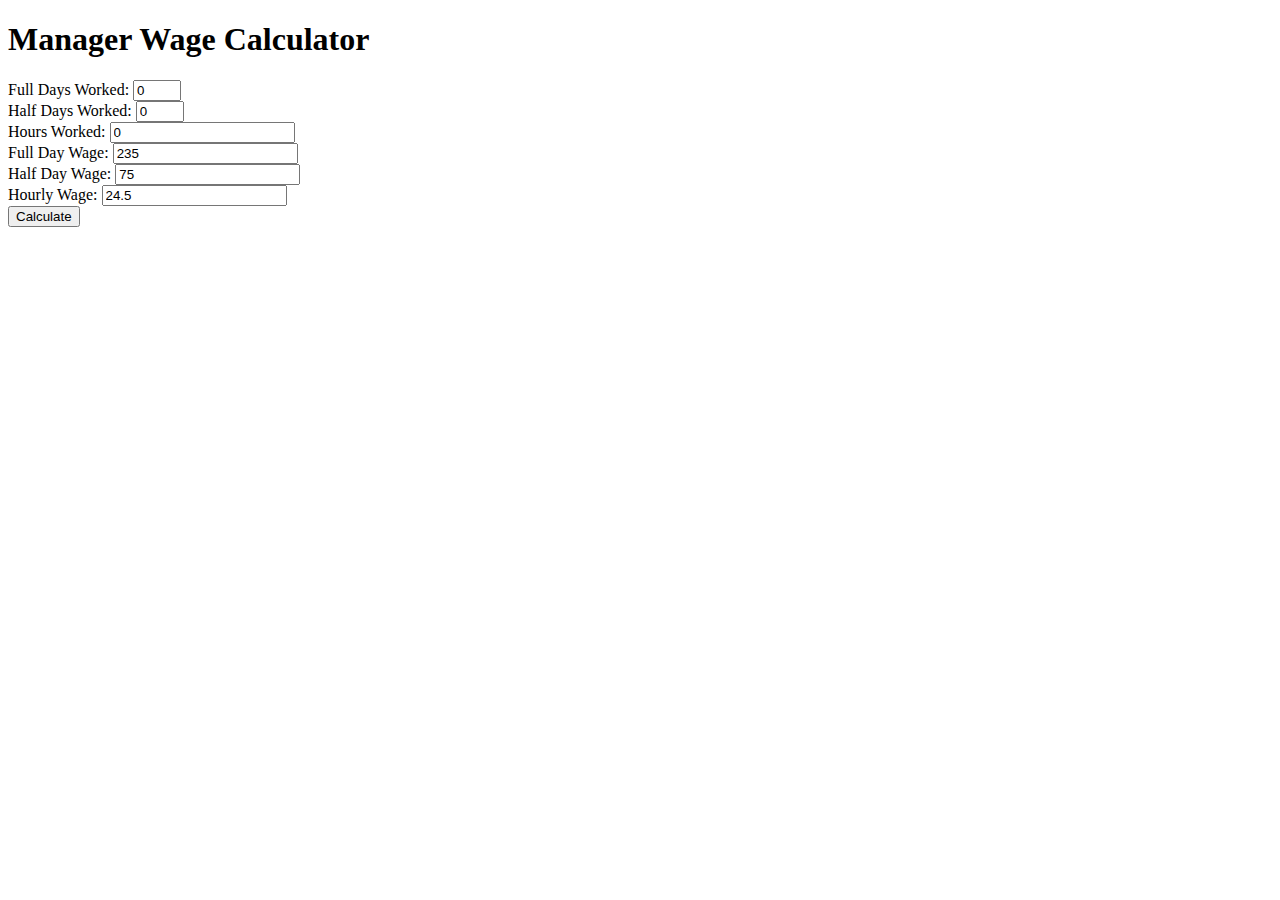
<file: index.html>
<!DOCTYPE html>
<html lang="en">
<head>
    <meta charset="UTF-8">
    <meta name="viewport" content="width=device-width, initial-scale=1.0">
    <title>Manager Wage Calculator</title>
</head>
<body>
    <h1>Manager Wage Calculator</h1>
    <form id="calculator-form">
        <label for="full_days">Full Days Worked:</label>
        <input type="number" id="full_days" name="full_days" min="0" max="7" value="0"><br>

        <label for="half_days">Half Days Worked:</label>
        <input type="number" id="half_days" name="half_days" min="0" max="7" value="0"><br>

        <label for="hours_worked">Hours Worked:</label>
        <input type="number" id="hours_worked" name="hours_worked" min="0" max="15" step="any" value="0"><br>

        <label for="full_wage">Full Day Wage:</label>
        <input type="number" id="full_wage" name="full_wage" value="235"><br>

        <label for="half_wage">Half Day Wage:</label>
        <input type="number" id="half_wage" name="half_wage" value="75"><br>

        <label for="hour_wage">Hourly Wage:</label>
        <input type="number" id="hour_wage" name="hour_wage" value="24.5"><br>

        <input type="button" id="calculate-button" value="Calculate">
    </form>

    <div id="results"></div>

    <script>
        document.getElementById('calculate-button').addEventListener('click', function() {
            // Get form values
            var fullDays = parseInt(document.getElementById('full_days').value);
            var halfDays = parseInt(document.getElementById('half_days').value);
            var hoursWorked = parseFloat(document.getElementById('hours_worked').value);
            var fullWage = parseFloat(document.getElementById('full_wage').value);
            var halfWage = parseFloat(document.getElementById('half_wage').value);
            var hourWage = parseFloat(document.getElementById('hour_wage').value);

            // Perform calculations
            var fullDayWage = fullDays * fullWage;
            var halfDayWage = halfDays * halfWage;
            var totalWage = fullDayWage + halfDayWage;
            var netPayment = totalWage - ((10 - hoursWorked) * hourWage);

            // Display results
            var resultsDiv = document.getElementById('results');
            resultsDiv.innerHTML = "<h2>Results</h2>" +
                                   "<p>Full Day Wage: $" + fullDayWage.toFixed(2) + "</p>" +
                                   "<p>Half Day Wage: $" + halfDayWage.toFixed(2) + "</p>" +
                                   "<p>Total Wage: $" + totalWage.toFixed(2) + "</p>" +
                                   "<p>Net Payment: $" + netPayment.toFixed(2) + "</p>";
        });
    </script>
</body>
</html>
</file>
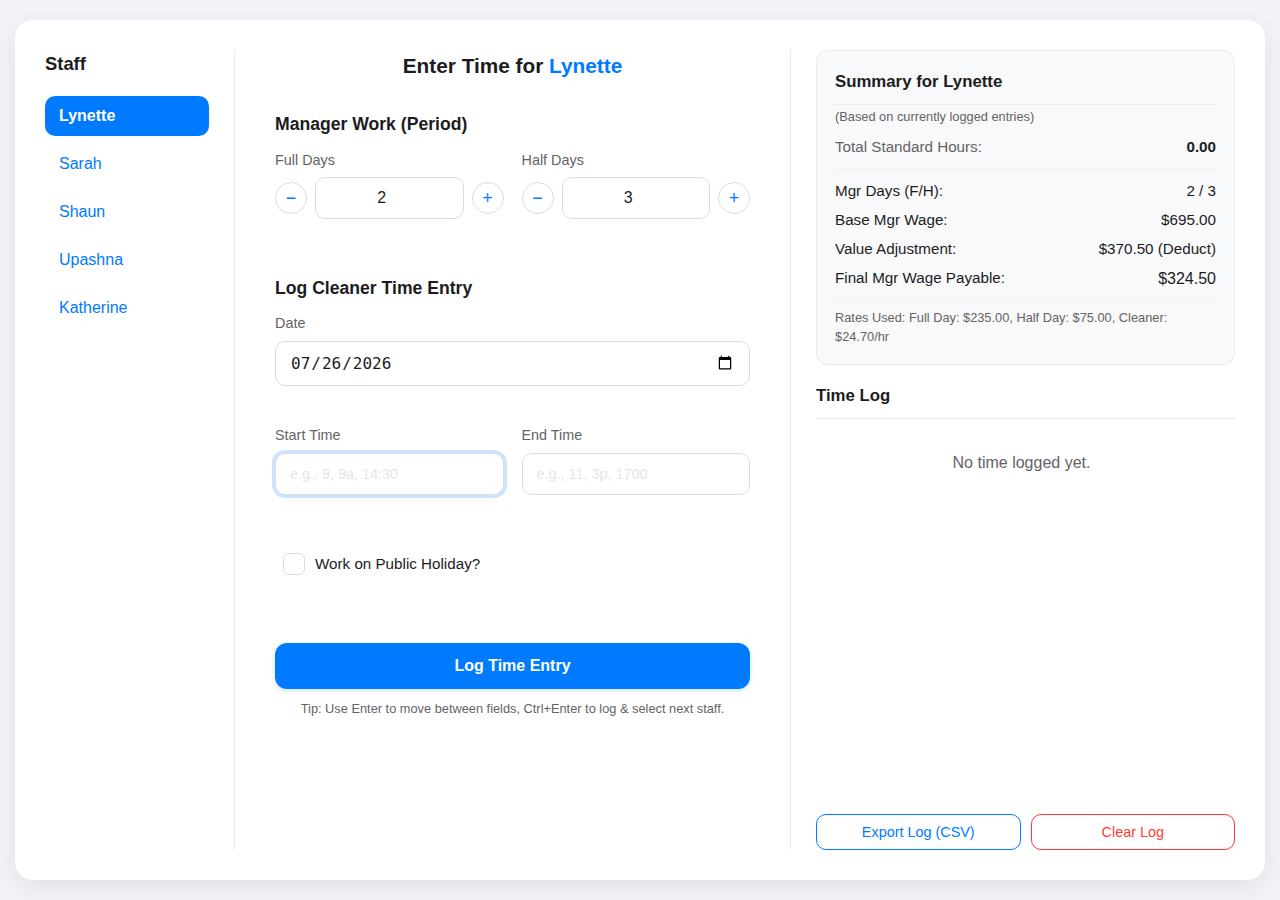
<file: docs/index.html>
<!DOCTYPE html>
<html lang="en">
<head>
    <meta charset="UTF-8">
    <meta name="viewport" content="width=device-width, initial-scale=1.0">
    <title>Team Time Tracker (NZ) - Smarter Time v6</title>
    <style>
        /* --- Base Styles & Variables --- */
        :root {
            --system-font: -apple-system, BlinkMacSystemFont, "Segoe UI", Roboto, Helvetica, Arial, sans-serif, "Apple Color Emoji", "Segoe UI Emoji", "Segoe UI Symbol";
            --background-color: #f2f2f7;
            --card-background: #ffffff;
            --text-primary: #1c1c1e;
            --text-secondary: #636366;
            --accent-color: #007aff;
            --accent-color-hover: #005fc5;
            --border-color: #dcdcdc;
            --input-background: #f8f9fa;
            --danger-color: #ff3b30;
            --success-color: #34c759;
            --subtle-grey: #e5e5ea;
            --log-bg: #f8f9fa;
            --border-light: #eaeaec;
            --ph-active-color: var(--success-color);
            --highlight-bg: #e6f2ff; /* Light blue highlight */
            --delete-bg: #ffebee; /* Light red for delete animation */
            --warning-color-border: #ff9500; /* Orange border for warning */
            --warning-color-glow: rgba(255, 149, 0, 0.2); /* Orange glow */
            --warning-color-bg-pulse: #fff3e0; /* Light orange flash */


            /* Animation Timing */
            --transition-fast: 0.15s ease;
            --transition-medium: 0.25s ease-out;
            --transition-slow: 0.4s cubic-bezier(0.25, 0.8, 0.25, 1); /* Smooth decelerate */
        }
        * { margin: 0; padding: 0; box-sizing: border-box; }
        html { font-size: 16px; width: 100%; }
        body {
            font-family: var(--system-font);
            display: flex;
            justify-content: center;
            min-height: 100vh;
            background-color: var(--background-color);
            padding: 20px 15px;
            color: var(--text-primary);
            line-height: 1.5;
            width: 100%;
        }

        /* --- Main App Layout --- */
        .app-container {
            display: flex;
            gap: 25px;
            width: 100%;
            max-width: 1250px;
            background-color: var(--card-background);
            border-radius: 18px;
            box-shadow: 0 8px 25px rgba(0, 0, 0, 0.07);
            padding: 30px;
            height: calc(100vh - 40px);
            overflow: hidden; /* Keep overall container overflow hidden */
        }

        /* --- Staff List (Left Panel) --- */
        .staff-list {
            flex: 0 0 190px;
            border-right: 1px solid var(--border-light);
            padding-right: 25px;
            overflow-y: auto; /* Allow scrolling within this panel */
        }
        .staff-list h2 { font-size: 1.15rem; font-weight: 600; margin-bottom: 18px; }
        .staff-list ul { list-style: none; }
        .staff-list li button {
            display: block; width: 100%; padding: 11px 14px; margin-bottom: 8px;
            border: none; background-color: transparent; border-radius: 10px;
            text-align: left; font-size: 1rem; font-weight: 500; cursor: pointer;
            color: var(--accent-color);
            transition: background-color var(--transition-medium), color var(--transition-medium), transform 0.1s ease;
        }
        .staff-list li button:hover { background-color: var(--input-background); }
        .staff-list li button:active { transform: scale(0.98); }
        .staff-list li button.active { background-color: var(--accent-color); color: white; font-weight: 600; }

        /* --- Input Area (Center Panel) --- */
        .input-area {
            flex: 1 1 480px;
            min-width: 300px;
            padding: 0 15px;
            overflow-y: auto; /* Allow scrolling within this panel */
            display: flex;
            flex-direction: column;
        }
        .input-area-header {
            text-align: center; margin-bottom: 25px;
            position: relative; overflow: hidden;
        }
        .input-area h2 {
            font-size: 1.3rem; font-weight: 600; margin-bottom: 5px;
            display: inline-block;
            transition: transform var(--transition-medium), opacity var(--transition-medium);
        }
        .input-area h2.entering {
            transform: translateY(15px);
            opacity: 0;
        }
        .input-area h2 span { font-weight: 700; color: var(--accent-color); }

        fieldset { border: none; padding: 0; margin: 0 0 20px 0; }
        fieldset#lynette-manager-inputs {
            max-height: 0;
            opacity: 0;
            overflow: hidden;
            transition: max-height var(--transition-slow), opacity var(--transition-medium), margin-bottom var(--transition-slow);
            margin-bottom: 0;
            visibility: hidden;
        }
        fieldset#lynette-manager-inputs.visible {
            max-height: 300px;
            opacity: 1;
            margin-bottom: 20px;
            visibility: visible;
        }

        legend { font-weight: 600; margin-bottom: 12px; font-size: 1.1rem; padding: 0; }
        label { font-weight: 500; color: var(--text-secondary); font-size: 0.9rem; display: block; margin-bottom: 6px; }
        input[type="text"][name*="time"], input[type="number"], input[type="date"] {
            width: 100%; padding: 11px 14px; border: 1px solid var(--border-color);
            border-radius: 10px; font-size: 1rem; background-color: var(--card-background);
            color: var(--text-primary);
            appearance: none; -moz-appearance: none; -webkit-appearance: none;
            transition: border-color var(--transition-fast), box-shadow var(--transition-fast), background-color var(--transition-fast);
            margin-bottom: 4px;
        }
        input[type="text"][name*="time"]::placeholder { color: var(--subtle-grey); font-size: 0.9rem;}
        input:focus {
            border-color: var(--accent-color); outline: 0;
            box-shadow: 0 0 0 3px rgba(0, 122, 255, 0.2); background-color: var(--card-background);
        }
        .form-row { display: flex; gap: 18px; align-items: flex-start; }
        .form-row > .input-group { flex: 1; }
        .input-group { margin-bottom: 15px; }
        .stepper-input-group { display: flex; align-items: center; gap: 8px; }
        .stepper-input-group input { text-align: center; flex-grow: 1; margin-bottom: 0 !important; -moz-appearance: textfield; }
        .stepper-button {
            flex-shrink: 0; width: 32px; height: 32px; border-radius: 50%;
            border: 1px solid var(--border-color); background-color: var(--card-background);
            color: var(--accent-color); font-size: 18px; font-weight: 400; cursor: pointer;
            display: flex; justify-content: center; align-items: center; line-height: 1;
            transition: background-color var(--transition-fast), transform var(--transition-fast);
        }
        .stepper-button:hover { background-color: var(--input-background); }
        .stepper-button:active { background-color: var(--subtle-grey); transform: scale(0.92); }
        .ph-toggle-group { display: flex; align-items: center; margin-top: 10px; gap: 10px; padding: 8px; border-radius: 10px; transition: background-color var(--transition-medium); cursor: pointer;}
        .ph-toggle-group:hover { background-color: var(--input-background); }
        .ph-toggle {
            appearance: none; -webkit-appearance: none;
            width: 22px; height: 22px; border: 1.5px solid var(--border-color);
            border-radius: 6px; cursor: pointer; position: relative; flex-shrink: 0;
            background-color: var(--card-background);
            transition: background-color var(--transition-medium), border-color var(--transition-medium);
        }
        .ph-toggle:checked { background-color: var(--success-color); border-color: var(--success-color); }
        .ph-toggle:checked::after {
            content: '✔'; color: white; font-size: 15px; position: absolute;
            top: 50%; left: 50%; transform: translate(-50%, -50%) scale(0.8);
            line-height: 1;
            opacity: 0;
            transition: transform 0.2s cubic-bezier(0.34, 1.56, 0.64, 1), opacity 0.1s ease;
        }
        .ph-toggle:checked::after {
            transform: translate(-50%, -50%) scale(1);
            opacity: 1;
        }
        .ph-toggle:focus-visible { outline: 2px solid var(--accent-color); outline-offset: 2px;}
        .ph-toggle-group label { margin-bottom: 0; font-size: 0.95rem; color: var(--text-primary); cursor: pointer;}
        .log-button {
            width: 100%; padding: 14px; font-size: 1rem; font-weight: 600; border: none; border-radius: 12px; cursor: pointer;
            transition: background-color var(--transition-medium), transform var(--transition-fast), box-shadow 0.2s ease;
            background-color: var(--accent-color); color: white; margin-top: 25px;
            box-shadow: 0 2px 5px rgba(0, 122, 255, 0.2);
        }
        .log-button:hover {
            background-color: var(--accent-color-hover);
            transform: translateY(-2px);
            box-shadow: 0 4px 8px rgba(0, 122, 255, 0.3);
        }
        .log-button:active {
            transform: scale(0.98) translateY(0);
            box-shadow: 0 1px 3px rgba(0, 122, 255, 0.2);
        }
        .error-message { font-size: 0.8rem; color: var(--danger-color); min-height: 1.3em; display: block; margin-top: 4px; transition: opacity var(--transition-medium); }
        .input-error { border-color: var(--danger-color) !important; }

        /* --- Shake Animation --- */
        @keyframes shake {
            10%, 90% { transform: translateX(-1px); }
            20%, 80% { transform: translateX(2px); }
            30%, 50%, 70% { transform: translateX(-3px); }
            40%, 60% { transform: translateX(3px); }
        }
        .input-shake {
            animation: shake 0.5s ease-in-out;
        }

        /* Subtle warning highlight for inputs */
        .input-warning {
            border-color: var(--warning-color-border) !important;
            box-shadow: 0 0 0 3px var(--warning-color-glow) !important;
        }

        /* Subtle warning highlight for log entries */
        .log-entry-warning {
            animation: warnPulse 1.5s ease-out 1; /* Apply pulse once */
        }

        @keyframes warnPulse {
            0% { background-color: var(--card-background); }
            30% { background-color: var(--warning-color-bg-pulse); } /* Light orange flash */
            100% { background-color: var(--card-background); }
        }


        /* --- Log & Summary Area (Right Panel) --- */
        .log-summary-area {
            flex: 1 1 420px;
            min-width: 300px;
            padding-left: 25px;
            border-left: 1px solid var(--border-light);
            display: flex; flex-direction: column; overflow: hidden;
        }
        .summary-section {
            padding: 18px; margin-bottom: 18px; border-radius: 12px; background-color: var(--input-background); border: 1px solid var(--border-light); flex-shrink: 0;
            max-height: 0;
            opacity: 0;
            overflow: hidden;
            transition: max-height var(--transition-slow), opacity var(--transition-medium), padding var(--transition-slow), margin-bottom var(--transition-slow);
            padding-top: 0; padding-bottom: 0;
            margin-bottom: 0;
            visibility: hidden;
        }
        .summary-section.visible {
            max-height: 500px;
            opacity: 1;
            padding-top: 18px; padding-bottom: 18px;
            margin-bottom: 18px;
            visibility: visible;
        }
        .summary-section h3 { font-size: 1.05rem; font-weight: 600; margin-bottom: 12px; border-bottom: 1px solid var(--border-light); padding-bottom: 10px;}
        .summary-section .summary-scope-note { font-size: 0.8rem; color: var(--text-secondary); text-align: center; margin-top: -10px; margin-bottom: 10px;}
        .summary-section p { font-size: 0.95rem; margin-bottom: 6px; display: flex; justify-content: space-between; }
        .summary-section p span:first-child { color: var(--text-secondary); }
        .summary-section p span:last-child { font-weight: 600; color: var(--text-primary); }
        .summary-section .ph-total { color: var(--success-color); }
        .summary-section .lynette-summary-details {
            margin-top: 10px; padding-top: 10px; border-top: 1px dashed var(--border-light); font-size: 0.9rem;
            max-height: 0;
            opacity: 0;
            overflow: hidden;
            transition: max-height var(--transition-slow), opacity var(--transition-medium), margin-top var(--transition-slow), padding-top var(--transition-slow);
            margin-top: 0; padding-top: 0;
            visibility: hidden;
        }
         .summary-section .lynette-summary-details.visible {
            max-height: 300px;
            opacity: 1;
            margin-top: 10px; padding-top: 10px;
            visibility: visible;
        }
        .summary-section .lynette-summary-details p span:last-child { font-weight: 500; }
        .summary-section .lynette-summary-details .final-wage span { font-weight: 600; font-size: 1rem; }
        .summary-section .adjustment-positive { color: var(--success-color); }
        .summary-section .adjustment-negative { color: var(--danger-color); }
        .summary-section .current-rates { font-size: 0.8rem; color: var(--text-secondary); margin-top: 10px; padding-top: 6px; border-top: 1px dotted var(--border-light); }


        .log-area { flex-grow: 1; display: flex; flex-direction: column; overflow: hidden; }
        .log-area h3 { font-size: 1.05rem; font-weight: 600; margin-bottom: 12px; padding-bottom: 10px; border-bottom: 1px solid var(--border-light); flex-shrink: 0; }
        #log-entries {
            list-style: none;
            overflow-y: auto;
            flex-grow: 1;
            padding-right: 8px;
            scrollbar-width: thin;
            scrollbar-color: var(--subtle-grey) transparent;
        }
        #log-entries::-webkit-scrollbar { width: 6px; }
        #log-entries::-webkit-scrollbar-track { background: transparent; }
        #log-entries::-webkit-scrollbar-thumb { background-color: var(--subtle-grey); border-radius: 10px; border: 1px solid var(--card-background); }

        /* Log Entry Animations */
        .log-entry {
            background-color: var(--card-background); border: 1px solid var(--border-light); border-radius: 10px;
            padding: 10px 15px; margin-bottom: 10px; font-size: 0.9rem; position: relative;
            transition: box-shadow var(--transition-medium), background-color var(--transition-medium), opacity var(--transition-medium), transform var(--transition-medium), max-height var(--transition-medium), padding var(--transition-medium), margin var(--transition-medium);
            opacity: 1;
            transform: scale(1);
            max-height: 150px;
            overflow: hidden;
        }
        .log-entry:hover { box-shadow: 0 2px 8px rgba(0,0,0,0.06);}
        .log-entry p { margin-bottom: 4px; color: var(--text-secondary); }
        .log-entry p span { color: var(--text-primary); font-weight: 500; }
        .log-entry .log-ph { color: var(--success-color); font-weight: 600; margin-left: 5px; font-size: 0.8rem; vertical-align: middle;}
        .log-entry .delete-log-btn {
            position: absolute; top: 8px; right: 8px; width: 22px; height: 22px; border: none;
            background: var(--subtle-grey); color: var(--text-secondary); border-radius: 50%; cursor: pointer;
            font-size: 14px; line-height: 20px; text-align: center;
            opacity: 0; visibility: hidden;
            transition: opacity var(--transition-medium), visibility var(--transition-medium), background-color var(--transition-medium), color var(--transition-medium), transform var(--transition-medium);
            transform: scale(0.8);
        }
        .log-entry:hover .delete-log-btn { opacity: 0.7; visibility: visible; transform: scale(1); }
        .delete-log-btn:hover { opacity: 1; background-color: var(--danger-color); color: white; transform: scale(1.1); }
        .delete-log-btn:active { transform: scale(0.95); }

        /* Animation for adding new entry */
        .log-entry.new-entry-enter {
            opacity: 0;
            transform: translateY(-10px) scale(0.98);
            max-height: 0;
            padding-top: 0; padding-bottom: 0;
            margin-bottom: 0;
        }
        /* Animation for highlighting new entry (standard blue) */
        .log-entry.new-entry-highlight {
            animation: highlightFade 1.5s ease-out forwards;
        }
        @keyframes highlightFade {
            0% { background-color: var(--highlight-bg); }
            100% { background-color: var(--card-background); }
        }

        /* Animation for removing entry */
        .log-entry.removing {
            opacity: 0;
            transform: translateX(-20px) scale(0.95);
            max-height: 0 !important;
            padding-top: 0 !important;
            padding-bottom: 0 !important;
            margin-bottom: 0 !important;
            border-width: 0;
            background-color: var(--delete-bg);
        }


        .log-controls { margin-top: 15px; flex-shrink: 0; display: flex; gap: 10px; }
        .export-log-button, .clear-log-button {
            flex: 1; padding: 9px; font-size: 0.9rem; font-weight: 500; border: 1px solid;
            border-radius: 10px; cursor: pointer; background-color: var(--card-background);
            transition: background-color var(--transition-medium), color var(--transition-medium), border-color var(--transition-medium), transform var(--transition-fast);
        }
        .export-log-button { color: var(--accent-color); border-color: var(--accent-color);}
        .export-log-button:hover { background-color: var(--accent-color); color: white; transform: translateY(-1px); }
        .export-log-button:active { transform: scale(0.98); }
        .clear-log-button { color: var(--danger-color); border-color: var(--danger-color); }
        .clear-log-button:hover { background-color: var(--danger-color); color: white; transform: translateY(-1px); }
        .clear-log-button:active { transform: scale(0.98); }

        /* --- Responsive Adjustments --- */
        @media (max-width: 1100px) {
            .app-container { flex-direction: column; height: auto; max-height: none; transition: height 0.3s ease; }
            .staff-list, .log-summary-area { border: none; padding: 0; flex-basis: auto; max-height: 35vh; overflow-y: auto; }
            .staff-list { border-bottom: 1px solid var(--border-light); padding-bottom: 15px; margin-bottom: 15px; }
            .log-summary-area { border-top: 1px solid var(--border-light); padding-top: 15px; margin-top: 15px; }
            .input-area { padding: 0; overflow-y: visible; flex-basis: auto; }
        }
        @media (max-width: 600px) {
            body { padding: 10px 5px; }
            .app-container { padding: 15px; gap: 15px; }
            .form-row { flex-direction: column; gap: 0; }
            h1, .input-area h2, .log-summary-area h2, .staff-list h2 { font-size: 1.1rem; }
            .button, .log-button { font-size: 0.95rem; padding: 12px; }
            input[type="text"][name*="time"], input[type="number"], input[type="date"] { font-size: 0.9rem; padding: 10px; }
            .log-entry { font-size: 0.8rem; }
            .summary-section p { font-size: 0.85rem; }
            .staff-list { flex-basis: auto; }
            .log-summary-area { flex-basis: auto; }
        }
        .visually-hidden { position: absolute; width: 1px; height: 1px; margin: -1px; padding: 0; overflow: hidden; clip: rect(0, 0, 0, 0); border: 0; }

    </style>
</head>
<body>
    <div class="app-container">

        <aside class="staff-list">
            <h2>Staff</h2>
            <ul id="staff-list-ui"></ul>
        </aside>

        <main class="input-area">
            <div class="input-area-header">
                <h2 id="current-staff-header">Select Staff</h2>
            </div>

            <form id="calculator-form" onsubmit="return false;">

                <fieldset id="lynette-manager-inputs">
                    <legend>Manager Work (Period)</legend>
                    <div class="form-row">
                        <div class="input-group">
                            <label for="full_days">Full Days</label>
                            <div class="stepper-input-group">
                                <button type="button" class="stepper-button" aria-label="Decrease Full Days" data-target="full_days" data-step="-1">−</button>
                                <input type="number" id="full_days" name="full_days" min="0" max="7" step="1" value="2">
                                <button type="button" class="stepper-button" aria-label="Increase Full Days" data-target="full_days" data-step="1">+</button>
                            </div>
                            <span class="error-message" id="full_days-error"></span>
                        </div>
                        <div class="input-group">
                            <label for="half_days">Half Days</label>
                             <div class="stepper-input-group">
                                <button type="button" class="stepper-button" aria-label="Decrease Half Days" data-target="half_days" data-step="-1">−</button>
                                <input type="number" id="half_days" name="half_days" min="0" max="7" step="1" value="3">
                                <button type="button" class="stepper-button" aria-label="Increase Half Days" data-target="half_days" data-step="1">+</button>
                            </div>
                            <span class="error-message" id="half_days-error"></span>
                        </div>
                    </div>
                </fieldset>

                <fieldset>
                    <legend id="time-entry-legend">Log Work Time</legend>
                     <div class="input-group">
                         <label for="entry_date">Date</label>
                         <input type="date" id="entry_date" name="entry_date" aria-label="Entry Date">
                         <span class="error-message" id="entry_date-error"></span>
                     </div>
                    <div class="form-row">
                        <div class="input-group">
                            <label for="start_time">Start Time</label>
                            <input type="text" id="start_time" name="start_time" placeholder="e.g., 9, 9a, 14:30" inputmode="decimal" aria-label="Start Time"> <span class="error-message" id="start_time-error"></span>
                        </div>
                        <div class="input-group">
                            <label for="end_time">End Time</label>
                            <input type="text" id="end_time" name="end_time" placeholder="e.g., 11, 3p, 1700" inputmode="decimal" aria-label="End Time">
                            <span class="error-message" id="end_time-error"></span>
                        </div>
                    </div>
                     <div class="ph-toggle-group input-group">
                         <input type="checkbox" class="ph-toggle" id="is_ph" name="is_ph">
                         <label for="is_ph">Work on Public Holiday?</label>
                         <span class="error-message" id="is_ph-error"></span>
                     </div>
                </fieldset>

                <input type="hidden" id="full_day_rate" value="235">
                 <input type="hidden" id="half_day_rate" value="75">
                 <input type="hidden" id="cleaner_hourly_rate" value="24.70">

                <button type="button" id="log-entry-button" class="log-button">Log Time Entry</button>
                <p style="text-align: center; font-size: 0.8rem; color: var(--text-secondary); margin-top: 10px;">Tip: Use Enter to move between fields, Ctrl+Enter to log & select next staff.</p>
            </form>
        </main>

        <aside class="log-summary-area">
             <section id="summary-section" class="summary-section">
                 <h3>Summary for <span id="summary-staff-name">Staff</span></h3>
                 <p class="summary-scope-note">(Based on currently logged entries)</p>
                 <p><span>Total Standard Hours:</span> <span id="summary-std-hours">0.00</span></p>
                 <p><span>Total Public Holiday Hours:</span> <span id="summary-ph-hours" class="ph-hours">0.00</span></p>
                 <div id="lynette-summary-details" class="lynette-summary-details">
                     <p>Mgr Days (F/H): <span id="summary-mgr-days">0 / 0</span></p>
                     <p>Base Mgr Wage: <span id="summary-base-mgr-wage">$0.00</span></p>
                     <p>Value Adjustment: <span id="summary-adjustment">$0.00</span></p>
                     <p class="final-wage">Final Mgr Wage Payable: <span id="summary-final-mgr-wage">$0.00</span></p>
                     <div class="current-rates">
                         Rates Used: Full Day: $<span id="summary-rate-full">0</span>,
                         Half Day: $<span id="summary-rate-half">0</span>,
                         Cleaner: $<span id="summary-rate-cleaner">0</span>/hr
                     </div>
                 </div>
             </section>

            <section class="log-area">
                <h3>Time Log</h3>
                <ul id="log-entries"></ul>
                <div class="log-controls">
                     <button type="button" id="export-log-button" class="export-log-button">Export Log (CSV)</button>
                     <button type="button" id="clear-log-button" class="clear-log-button">Clear Log</button>
                </div>
            </section>
        </aside>

    </div>

    <script>
        // --- Constants and Staff Data ---
        const STAFF_LIST = ['Lynette', 'Sarah', 'Shaun', 'Upashna', 'Katherine'];
        const IRD_TARGET_HOURS = 15;
        const PUBLIC_HOLIDAY_MULTIPLIER = 1.5;
        const DEFAULT_FULL_DAY_RATE = 235;
        const DEFAULT_HALF_DAY_RATE = 75;
        const DEFAULT_CLEANER_RATE = 24.70;
        const DEFAULT_LYNETTE_FULL_DAYS = 2;
        const DEFAULT_LYNETTE_HALF_DAYS = 3;
        const LOCAL_STORAGE_KEY = 'teamTimeTrackerLog_vFinal_smarter_v6'; // Updated key
        const ANIMATION_DURATION = 400; // ms, sync with --transition-slow CSS variable
        const LONG_SHIFT_THRESHOLD = 6; // Warn if calculated hours exceed this

        // --- State ---
        let currentStaff = null;
        let logEntries = [];
        let lynetteManagerDays = { full: DEFAULT_LYNETTE_FULL_DAYS, half: DEFAULT_LYNETTE_HALF_DAYS };

        // --- DOM Elements ---
        const staffListUI = document.getElementById('staff-list-ui');
        const currentStaffHeader = document.getElementById('current-staff-header');
        const calculatorForm = document.getElementById('calculator-form');
        const lynetteManagerInputs = document.getElementById('lynette-manager-inputs');
        const timeEntryLegend = document.getElementById('time-entry-legend');
        const logEntriesUI = document.getElementById('log-entries');
        const logButton = document.getElementById('log-entry-button');
        const clearLogButton = document.getElementById('clear-log-button');
        const exportLogButton = document.getElementById('export-log-button');
        const entryDateInput = document.getElementById('entry_date');
        const startTimeInput = document.getElementById('start_time');
        const endTimeInput = document.getElementById('end_time');
        const isPhCheckbox = document.getElementById('is_ph');
        const fullDaysInput = document.getElementById('full_days');
        const halfDaysInput = document.getElementById('half_days');
        const fullDayRateInput = document.getElementById('full_day_rate');
        const halfDayRateInput = document.getElementById('half_day_rate');
        const cleanerHourlyRateInput = document.getElementById('cleaner_hourly_rate');
        // Summary Elements
        const summarySection = document.getElementById('summary-section');
        const summaryStaffName = document.getElementById('summary-staff-name');
        const summaryStdHours = document.getElementById('summary-std-hours');
        const summaryPhHours = document.getElementById('summary-ph-hours');
        const lynetteSummaryDetails = document.getElementById('lynette-summary-details');
        const summaryMgrDays = document.getElementById('summary-mgr-days');
        const summaryBaseMgrWage = document.getElementById('summary-base-mgr-wage');
        const summaryAdjustment = document.getElementById('summary-adjustment');
        const summaryFinalMgrWage = document.getElementById('summary-final-mgr-wage');
        const summaryRateFull = document.getElementById('summary-rate-full');
        const summaryRateHalf = document.getElementById('summary-rate-half');
        const summaryRateCleaner = document.getElementById('summary-rate-cleaner');


        // --- Utility Functions ---
        const formatHours = (hours) => isNaN(hours) || !hours || hours === 0 ? '0.00' : hours.toFixed(2);
        const formatCurrency = (value) => isNaN(value) ? '$0.00' : `$${value.toFixed(2)}`;
        const formatDate = (dateStr) => { if (!dateStr) return 'N/A'; try { const d=new Date(dateStr+'T00:00:00'); return d.toLocaleDateString('en-NZ',{weekday:'short',day:'2-digit',month:'short'}); } catch { return dateStr; } };
        const formatDisplayTime = (timeStr24) => { if (!timeStr24 || typeof timeStr24 !== 'string' || !timeStr24.includes(':')) return 'N/A'; try { const [h,m]=timeStr24.split(':'); const hr=parseInt(h); const sfx=hr>=12?'PM':'AM'; const h12=hr%12===0?12:hr%12; return `${h12}:${m} ${sfx}`; } catch { return timeStr24; } };


        // --- Smart Time Parsing ---
        // Parses a single time input, applying basic AM/PM logic if needed.
        // Returns HH:MM format or null if invalid.
        const parseAndFormatTime = (inputElement) => {
             const rawValue = inputElement.value.trim().toLowerCase();
             if (!rawValue) { clearError(inputElement.id); return null; } // Clear error if field is emptied

             let hour = NaN, minute = 0;
             let explicitAM = false, explicitPM = false;

             // Check for explicit am/pm
             if (rawValue.includes('a')) { explicitAM = true; }
             if (rawValue.includes('p')) { explicitPM = true; }

             // Extract numbers and potential separator
             let numStr = rawValue.replace(/[^0-9.:]/g, '');

             // Parse based on format
             if (numStr.includes(':') || numStr.includes('.')) { // HH:MM or HH.MM format
                 const parts = numStr.split(/[:.]/);
                 hour = parseInt(parts[0]);
                 minute = parseInt(parts[1] || '0');
             } else { // Attempt to parse as H, HH, HMM, HHMM
                 const numVal = parseInt(numStr);
                 if (!isNaN(numVal)) {
                     if (numStr.length <= 2) { // H or HH
                         hour = numVal;
                         minute = 0;
                     } else if (numStr.length === 3) { // HMM
                         hour = parseInt(numStr.substring(0, 1));
                         minute = parseInt(numStr.substring(1));
                     } else if (numStr.length === 4) { // HHMM
                         hour = parseInt(numStr.substring(0, 2));
                         minute = parseInt(numStr.substring(2));
                     }
                 }
             }

             // Validate parsed numbers
             if (isNaN(hour) || isNaN(minute) || minute < 0 || minute > 59) {
                 showError(inputElement.id, 'Invalid time format.');
                 return null;
             }

             // Adjust hour based on AM/PM if explicitly provided
             if (explicitAM || explicitPM) {
                 if (hour < 1 || hour > 12) {
                     showError(inputElement.id, 'Hour must be 1-12 w/ AM/PM.');
                     return null;
                 }
                 if (explicitPM && hour !== 12) hour += 12; // Convert 1p-11p to 13-23
                 if (explicitAM && hour === 12) hour = 0; // Convert 12a to 00
             } else {
                 // --- Default AM/PM Logic (if not explicit) ---
                 // This logic is kept simple. The main correction happens later based on duration.
                 // Assume 1-6 are PM if it's an end time and AM otherwise. This handles cases like 9 -> 5 (9am -> 5pm) correctly.
                 // The problematic 5 -> 6 (5am -> 6pm) case is fixed in handleLogEntry.
                 if (hour >= 1 && hour <= 6) { // If hour is 1-6
                     if (inputElement.id.includes('end')) { // And it's the end time input
                         hour += 12; // Assume PM (13-18)
                     }
                     // Otherwise, assume AM (remains 1-6)
                 } else if (hour === 12) {
                     // If just "12" is entered, assume 12 PM (noon) for start time,
                     // but potentially keep as 12 AM (midnight) if it makes sense for end time (handled by duration calc)
                     // Let's default to 12 PM for simplicity here. The duration check will catch overnight issues.
                     // No change needed: hour remains 12.
                 }
                 // Hours 7-11 remain as they are (assumed AM)
                 // Hours 13-23 remain as they are (assumed 24hr format)
             }

             // Final hour validation (0-23)
             if (hour < 0 || hour > 23) {
                 showError(inputElement.id, 'Invalid hour.');
                 return null;
             }

             // Format to HH:MM
             const formattedTime = `${String(hour).padStart(2, '0')}:${String(minute).padStart(2, '0')}`;
             inputElement.value = formattedTime; // Update the input field
             clearError(inputElement.id); // Clear any previous error
             return formattedTime;
        };


        // --- Time Calculation (Handles overnight) ---
        const calculateDuration = (startStr24, endStr24) => {
             if (!startStr24 || !endStr24) return 0;
             try {
                 const baseDate = "1970-01-01"; // Use a fixed date
                 const startDate = new Date(`${baseDate}T${startStr24}`);
                 let endDate = new Date(`${baseDate}T${endStr24}`);

                 // Check for invalid dates
                 if (isNaN(startDate.getTime()) || isNaN(endDate.getTime())) return 0;

                 // If end time is on or before start time, assume it's the next day
                 if (endDate <= startDate) {
                     endDate.setDate(endDate.getDate() + 1);
                 }

                 const diffMs = endDate - startDate;
                 if (diffMs < 0) return 0; // Should not happen with the above check, but safeguard

                 const diffHrs = diffMs / (1000 * 60 * 60);
                 return Math.round(diffHrs * 100) / 100; // Round to 2 decimal places
             } catch (e) {
                 console.error("Error calculating duration:", startStr24, endStr24, e);
                 return 0;
             }
        };

        // --- Error Handling ---
        const showError = (elementId, message) => {
            const errorElement = document.getElementById(`${elementId}-error`);
            const inputElement = document.getElementById(elementId);
            if (errorElement) errorElement.textContent = message;
            if (inputElement) {
                inputElement.classList.add('input-error');
                if (elementId === 'start_time' || elementId === 'end_time' || elementId === 'full_days' || elementId === 'half_days') {
                    inputElement.classList.remove('input-shake');
                    void inputElement.offsetWidth;
                    inputElement.classList.add('input-shake');
                    setTimeout(() => {
                        inputElement?.classList.remove('input-shake');
                    }, 500);
                }
            }
        };
        const clearError = (elementId) => {
            const errorElement = document.getElementById(`${elementId}-error`);
            const inputElement = document.getElementById(elementId);
            if (errorElement) errorElement.textContent = '';
            if (inputElement) {
                inputElement.classList.remove('input-error');
                inputElement.classList.remove('input-shake');
            }
        };
        const clearAllErrors = () => {
             calculatorForm.querySelectorAll('.error-message').forEach(el => el.textContent = '');
             calculatorForm.querySelectorAll('input.input-error').forEach(input => {
                 input.classList.remove('input-error');
                 input.classList.remove('input-shake');
             });
        };

        /**
         * Briefly applies a warning style to an input element.
         * @param {string} elementId - The ID of the input element.
         */
        const showWarningFeedback = (elementId) => {
            const inputElement = document.getElementById(elementId);
            if (inputElement) {
                inputElement.classList.add('input-warning');
                setTimeout(() => {
                    inputElement.classList.remove('input-warning');
                }, 2000); // Keep warning for 2 seconds
            }
        };

        // --- Input Validation (Checks format after parsing attempt) ---
        const validateEntryInputs = () => {
             clearAllErrors(); let isValid = true;
             if (!entryDateInput.value) { showError('entry_date', 'Date required.'); isValid = false; } else { clearError('entry_date'); }

             const timeRegex = /^[0-2][0-9]:[0-5][0-9]$/; // HH:MM format
             const startVal = startTimeInput.value; // Check the formatted value
             const endVal = endTimeInput.value;     // Check the formatted value

             // Validate start time format if field is not empty
             if (startTimeInput.value.trim()) { // Check raw value presence
                 if (!timeRegex.test(startVal)) { showError('start_time', 'Invalid format (HH:MM).'); isValid = false; }
                 else { clearError('start_time'); }
             } else {
                 showError('start_time', 'Start time required.'); isValid = false;
             }

             // Validate end time format if field is not empty
             if (endTimeInput.value.trim()) { // Check raw value presence
                 if (!timeRegex.test(endVal)) { showError('end_time', 'Invalid format (HH:MM).'); isValid = false; }
                 else { clearError('end_time'); }
             } else {
                 showError('end_time', 'End time required.'); isValid = false;
             }

             // Check duration only if both times are valid format
             if (timeRegex.test(startVal) && timeRegex.test(endVal)) {
                 if (calculateDuration(startVal, endVal) <= 0) {
                     showError('end_time', 'End must be after start.'); isValid = false;
                 } else {
                     // Clear specific error if duration becomes valid
                     const endErrorElement = document.getElementById('end_time-error');
                     if (endErrorElement && endErrorElement.textContent === 'End must be after start.') {
                         clearError('end_time');
                     }
                 }
             }

             // Validate Lynette's inputs if she is selected
             if (currentStaff === 'Lynette') {
                 const validateNum = (id, min, max) => {
                     const inputEl = document.getElementById(id);
                     const val = parseInt(inputEl.value);
                     if (isNaN(val) || val < min || (max !== undefined && val > max)) {
                         showError(id, `Must be ${min}-${max}.`); isValid = false;
                     } else { clearError(id); }
                 };
                 validateNum('full_days', 0, 7);
                 validateNum('half_days', 0, 7);
             }
             return isValid;
        };

        // --- Local Storage ---
        const saveLog = () => { try { localStorage.setItem(LOCAL_STORAGE_KEY, JSON.stringify(logEntries)); } catch (e) { console.error("Error saving log:", e); } };
        const loadLog = () => { try { const s = localStorage.getItem(LOCAL_STORAGE_KEY); logEntries = s ? JSON.parse(s) : []; } catch (e) { console.error("Error loading log:", e); logEntries = []; } };

        // --- UI Rendering ---
        const renderStaffList = () => {
            staffListUI.innerHTML = '';
            STAFF_LIST.forEach(n=>{
                const l=document.createElement('li');
                const b=document.createElement('button');
                b.textContent=n;
                b.dataset.staffName=n;
                if(n===currentStaff) b.classList.add('active');
                l.appendChild(b);
                staffListUI.appendChild(l);
            });
        };

        const renderLog = (newEntryId = null) => {
            const fragment = document.createDocumentFragment();
            if(logEntries.length === 0) {
                logEntriesUI.innerHTML='<p style="color:var(--text-secondary);text-align:center;margin-top:20px;">No time logged yet.</p>';
                return;
            }

            logEntries.slice().reverse().forEach((entry) => {
                const li=document.createElement('li');
                li.classList.add('log-entry');
                li.dataset.entryId=entry.id;
                let phMarker=entry.isPH?'<span class="log-ph">(PH)</span>':'';
                let content=`<button type="button" class="delete-log-btn" title="Delete Entry">×</button><p><strong>${entry.staffName}</strong> - ${formatDate(entry.date)}</p><p>Time: <span>${formatDisplayTime(entry.start)} - ${formatDisplayTime(entry.end)}</span></p><p>Hours: <span>${formatHours(entry.hours)} ${phMarker}</span></p>`;
                li.innerHTML=content;

                // Apply warning pulse if flagged during log entry
                if (entry.isDurationWarning) {
                    li.classList.add('log-entry-warning');
                    // Note: Warning pulse animation runs once via CSS. No need to remove class via JS.
                }

                // Prepare for enter animation if it's a new entry
                if (entry.id === newEntryId) {
                    li.classList.add('new-entry-enter');
                }
                fragment.appendChild(li);
            });

            logEntriesUI.innerHTML = '';
            logEntriesUI.appendChild(fragment);

            // Trigger animations for the new entry
            if (newEntryId) {
                const newLi = logEntriesUI.querySelector(`.log-entry[data-entry-id="${newEntryId}"]`);
                if (newLi) {
                    void newLi.offsetWidth; // Reflow
                    newLi.classList.remove('new-entry-enter'); // Trigger enter animation
                    newLi.classList.add('new-entry-highlight'); // Trigger standard blue highlight
                    setTimeout(() => {
                        newLi.classList.remove('new-entry-highlight');
                    }, 1500);
                }
            }
        };

        const updateSummary = () => {
             if (!currentStaff) {
                 summarySection.classList.remove('visible');
                 return;
             }
             summarySection.classList.add('visible');
             summaryStaffName.textContent = currentStaff;

             const staffEntries = logEntries.filter(e => e.staffName === currentStaff);
             let totalStandardHours = 0; let totalPublicHolidayHours = 0;
             staffEntries.forEach(e => { if (e.isPH) { totalPublicHolidayHours += e.hours; } else { totalStandardHours += e.hours; } });

             summaryStdHours.textContent = formatHours(totalStandardHours);
             summaryPhHours.textContent = formatHours(totalPublicHolidayHours);
             summaryPhHours.parentElement.style.display = totalPublicHolidayHours > 0 ? 'flex' : 'none';

             if (currentStaff === 'Lynette') {
                 lynetteSummaryDetails.classList.add('visible');
                 const fullDays=lynetteManagerDays.full; const halfDays=lynetteManagerDays.half;
                 const fullDayRate=parseFloat(fullDayRateInput.value); const halfDayRate=parseFloat(halfDayRateInput.value); const stdCleanerRate=parseFloat(cleanerHourlyRateInput.value);
                 const baseMgrWage=(fullDays*fullDayRate)+(halfDays*halfDayRate);
                 const actualStdClnValue=totalStandardHours*stdCleanerRate; const actualPHClnValue=totalPublicHolidayHours*stdCleanerRate*PUBLIC_HOLIDAY_MULTIPLIER;
                 const totalActualEarned=baseMgrWage+actualStdClnValue+actualPHClnValue;
                 const phHrsPaid=Math.min(totalPublicHolidayHours,IRD_TARGET_HOURS); const stdHrsPaid=Math.max(0,IRD_TARGET_HOURS-phHrsPaid);
                 const valuePaidClnInXero=(phHrsPaid*stdCleanerRate*PUBLIC_HOLIDAY_MULTIPLIER)+(stdHrsPaid*stdCleanerRate);
                 const finalMgrWagePayable=totalActualEarned-valuePaidClnInXero; const adjValue=finalMgrWagePayable-baseMgrWage;
                 summaryMgrDays.textContent=`${fullDays} / ${halfDays}`; summaryBaseMgrWage.textContent=formatCurrency(baseMgrWage);
                 summaryAdjustment.textContent=`${formatCurrency(Math.abs(adjValue))} ${adjValue>=-0.005?'(Add)':'(Deduct)'}`; summaryAdjustment.className=adjValue>=-0.005?'adjustment-positive':'adjustment-negative';
                 summaryFinalMgrWage.textContent=formatCurrency(finalMgrWagePayable);
                 summaryRateFull.textContent = fullDayRate.toFixed(2); summaryRateHalf.textContent = halfDayRate.toFixed(2); summaryRateCleaner.textContent = stdCleanerRate.toFixed(2);
             } else {
                 lynetteSummaryDetails.classList.remove('visible');
             }
        };

        // --- Event Handlers ---
        const selectNextStaff = () => { if (!currentStaff) return STAFF_LIST[0] || null; const cI=STAFF_LIST.indexOf(currentStaff); const nI=(cI+1)%STAFF_LIST.length; return STAFF_LIST[nI]; };

        const handleStaffSelect = (eventOrName) => {
            let staffName = (typeof eventOrName === 'string') ? eventOrName : eventOrName.target.closest('button[data-staff-name]')?.dataset.staffName;
            if (!staffName || staffName === currentStaff) return;

            currentStaff = staffName;

            currentStaffHeader.classList.add('entering');
            setTimeout(() => {
                currentStaffHeader.innerHTML = `Enter Time for <span>${currentStaff}</span>`;
                currentStaffHeader.classList.remove('entering');
            }, ANIMATION_DURATION / 2);

            renderStaffList();

            if (currentStaff === 'Lynette') {
                lynetteManagerInputs.classList.add('visible');
                fullDaysInput.value = lynetteManagerDays.full;
                halfDaysInput.value = lynetteManagerDays.half;
            } else {
                lynetteManagerInputs.classList.remove('visible');
            }

            timeEntryLegend.textContent = currentStaff === 'Lynette' ? 'Log Cleaner Time Entry' : 'Log Work Time Entry';
            startTimeInput.value = ''; endTimeInput.value = ''; isPhCheckbox.checked = false;
            clearAllErrors();
            updateSummary();
            startTimeInput.focus();
        };

        const handleManagerDaysChange = () => {
             if (currentStaff !== 'Lynette') return;
             let fV=true; let hV=true;
             const fVal=parseInt(fullDaysInput.value); const hVal=parseInt(halfDaysInput.value);
             if(isNaN(fVal)||fVal<0||fVal>7){showError('full_days','Must be 0-7.');fV=false;}else{clearError('full_days');}
             if(isNaN(hVal)||hVal<0||hVal>7){showError('half_days','Must be 0-7.');hV=false;}else{clearError('half_days');}
             if(fV && hV){
                 lynetteManagerDays.full=fVal;
                 lynetteManagerDays.half=hVal;
                 updateSummary();
             }
        };

        // --- MODIFIED: handleLogEntry with Smarter Time Correction ---
        const handleLogEntry = () => {
            if (!currentStaff) { alert('Please select a staff member first.'); return false; }

            // Get raw input values before parsing
            const rawStartTime = startTimeInput.value.trim().toLowerCase();
            const rawEndTime = endTimeInput.value.trim().toLowerCase();

            // Attempt to parse/format times (this updates the input fields)
            let startTime24 = parseAndFormatTime(startTimeInput);
            let endTime24 = parseAndFormatTime(endTimeInput);

            // Re-check if parsing failed after trying
            if (!startTime24 || !endTime24) {
                // If parsing failed, validateEntryInputs will show appropriate errors
                validateEntryInputs();
                const firstError = calculatorForm.querySelector('.input-error');
                firstError?.focus();
                return false;
            }

            let isDurationWarning = false; // Flag for potential long duration warning

            // --- Smarter Time Correction Logic ---
            // Check if the "5 AM -> 6 PM" type scenario occurred from ambiguous input
            const startHour = parseInt(startTime24.split(':')[0]);
            const endHour = parseInt(endTime24.split(':')[0]);
            const startIsAmbiguous = !rawStartTime.includes('a') && !rawStartTime.includes('p');
            const endIsAmbiguous = !rawEndTime.includes('a') && !rawEndTime.includes('p');

            // Condition: Start time parsed as 1-6 AM, End time parsed as 1-6 PM (13-18), AND both inputs were ambiguous
            if (startHour >= 1 && startHour <= 6 && endHour >= 13 && endHour <= 18 && startIsAmbiguous && endIsAmbiguous) {
                 // Assume user meant PM for the start time as well
                 const correctedStartHour = startHour + 12;
                 startTime24 = `${String(correctedStartHour).padStart(2, '0')}:${startTime24.split(':')[1]}`;
                 // Update the input field visually ONLY IF the raw input was just the number (e.g., "5")
                 // This avoids changing "5:00" explicitly entered by user to "17:00"
                 if (rawStartTime === String(startHour)) {
                     startTimeInput.value = startTime24; // Reflect the assumed PM time
                 }
                 console.log(`Auto-corrected ambiguous start time ${startHour} to PM (${correctedStartHour})`);
            }
            // --- End Smarter Time Correction ---


            // Validate inputs again AFTER potential auto-correction of start time
            if (!validateEntryInputs()) {
                 const firstError = calculatorForm.querySelector('.input-error');
                 firstError?.focus();
                 return false;
            }

            // Calculate duration with potentially corrected times
            let hours = calculateDuration(startTime24, endTime24);

            // Check for general long duration AFTER correction (excluding the specific case we just fixed if it resulted in <= threshold)
            if (hours > LONG_SHIFT_THRESHOLD) {
                // Only warn if it wasn't the specific case we auto-corrected OR if the corrected duration is *still* too long
                // (The second part is unlikely if the threshold is 6 and correction yields 1hr, but good practice)
                isDurationWarning = true; // Set flag for renderLog
                showWarningFeedback('end_time'); // Highlight the end time input briefly
                console.log(`Duration warning: Calculated ${hours} hours exceeds threshold ${LONG_SHIFT_THRESHOLD}`);
            }

            // Final check for zero/negative hours (should already be caught by validateEntryInputs, but double-check)
            if (hours <= 0) {
                 showError('end_time', 'Calculated hours <= 0.');
                 endTimeInput.focus();
                 return false;
            }

            // --- Log the entry ---
            const entryDate = entryDateInput.value;
            const isPH = isPhCheckbox.checked;
            const newEntryId = Date.now();
            const newEntry = {
                id: newEntryId,
                staffName: currentStaff,
                date: entryDate,
                start: startTime24, // Log the potentially corrected time
                end: endTime24,
                hours: hours,
                isPH: isPH,
                isDurationWarning: isDurationWarning // Store warning state
            };
            logEntries.push(newEntry);
            saveLog();
            renderLog(newEntryId); // Pass the ID to trigger animation
            updateSummary();

            // Clear time inputs for next entry
            startTimeInput.value = ''; endTimeInput.value = ''; isPhCheckbox.checked = false;
            clearError('start_time'); clearError('end_time'); // Clear any residual errors
            startTimeInput.focus(); // Focus start time for next entry
            return true;
        };


        const handleStep = (event) => { const button = event.target.closest('.stepper-button'); if (!button) return; const tId=button.dataset.target; const s=parseInt(button.dataset.step); const tIn=document.getElementById(tId); if(tIn){let cV=parseInt(tIn.value); if(isNaN(cV))cV=(s>0?-1:1); const min=parseInt(tIn.min)||0; const max=parseInt(tIn.max); let nV=cV+s; if(nV<min)nV=min; if(max!==undefined&&!isNaN(max)&&nV>max)nV=max; tIn.value=nV; handleManagerDaysChange();} };

        const handleDeleteLogEntry = (event) => {
            const deleteButton = event.target.closest('.delete-log-btn');
            if (!deleteButton) return;
            const entryElement = deleteButton.closest('.log-entry');
            const entryId = parseInt(entryElement.dataset.entryId);
            if (isNaN(entryId)) return;

            if (confirm('Delete this log entry?')) {
                entryElement.classList.add('removing');
                setTimeout(() => {
                    logEntries = logEntries.filter(e => e.id !== entryId);
                    saveLog();
                    entryElement.remove();
                    updateSummary();
                }, ANIMATION_DURATION);
            }
        };

        const handleClearLog = () => {
            if (logEntries.length > 0 && confirm('Clear the entire time log? This cannot be undone.')) {
                const entriesToRemove = logEntriesUI.querySelectorAll('.log-entry');
                if (entriesToRemove.length > 0) {
                    entriesToRemove.forEach(el => el.classList.add('removing'));
                    setTimeout(() => {
                        logEntries = [];
                        saveLog();
                        renderLog();
                        updateSummary();
                    }, ANIMATION_DURATION);
                } else {
                    logEntries = []; saveLog(); renderLog(); updateSummary();
                }
            }
        };

        const handleExportLog = () => { if(logEntries.length===0){alert('Log empty.');return;} let csv="data:text/csv;charset=utf-8,Staff Name,Date,Start Time (24hr),End Time (24hr),Hours,Public Holiday\n"; logEntries.forEach(e=>{const r=[`"${e.staffName}"`,e.date||'',e.start||'',e.end||'',formatHours(e.hours),e.isPH?'Yes':'No'].join(",");csv+=r+"\r\n";}); const u=encodeURI(csv);const l=document.createElement("a");l.setAttribute("href",u);const t=new Date().toISOString().slice(0,10);l.setAttribute("download",`time_log_${t}.csv`);document.body.appendChild(l);l.click();document.body.removeChild(l); };

        // --- Keyboard Flow Event Listeners ---
        const handleFormKeyDown = (e) => {
            const target = e.target; const targetId = target.id;
            // Enter Key Logic
            if (e.key === 'Enter' && !e.ctrlKey && !e.metaKey) {
                 if (targetId === 'entry_date') { e.preventDefault(); startTimeInput.focus(); }
                 // On Enter in start/end time, parse it then move focus
                 else if (targetId === 'start_time') { e.preventDefault(); parseAndFormatTime(target); endTimeInput.focus(); }
                 else if (targetId === 'end_time') { e.preventDefault(); parseAndFormatTime(target); logButton.focus(); }
            }
            // Ctrl+Enter Shortcut
            if (e.key === 'Enter' && (e.ctrlKey || e.metaKey)) { if (target.closest('#calculator-form')) { e.preventDefault(); handleLogAndSelectNextStaff(); } }
        };

        // --- Initialization ---
        const init = () => {
            loadLog();
            renderStaffList();
            renderLog();
            updateSummary();

            const today = new Date(); const dayOfWeek = today.getDay(); const diff=today.getDate()-dayOfWeek+(dayOfWeek===0?0:7); const weekEndingDate = new Date(today.setDate(diff)); entryDateInput.value = weekEndingDate.toISOString().split('T')[0];

            // Event Listeners
            staffListUI.addEventListener('click', handleStaffSelect);
            logButton.addEventListener('click', handleLogEntry);
            clearLogButton.addEventListener('click', handleClearLog);
            exportLogButton.addEventListener('click', handleExportLog);
            calculatorForm.addEventListener('click', handleStep); // Steppers use event delegation
            logEntriesUI.addEventListener('click', handleDeleteLogEntry); // Delete buttons use delegation
            // Parse time on blur
            startTimeInput.addEventListener('blur', (e) => parseAndFormatTime(e.target));
            endTimeInput.addEventListener('blur', (e) => parseAndFormatTime(e.target));
            // Keyboard navigation
            calculatorForm.addEventListener('keydown', handleFormKeyDown);
            // Lynette specific inputs
            fullDaysInput.addEventListener('change', handleManagerDaysChange);
            halfDaysInput.addEventListener('change', handleManagerDaysChange);
            // Clear errors on input
            calculatorForm.querySelectorAll('input[type="date"], input[type="number"], input[type="text"][name*="time"]').forEach(input => { input.addEventListener('input', () => clearError(input.id)); });

             // Select first staff member & set initial focus
             if (!currentStaff && STAFF_LIST.length > 0) {
                 handleStaffSelect(STAFF_LIST[0]);
             } else if (currentStaff) {
                 // Ensure UI state matches loaded data
                 if(currentStaff === 'Lynette') lynetteManagerInputs.classList.add('visible');
                 summarySection.classList.add('visible');
                 if(currentStaff === 'Lynette' && logEntries.some(e => e.staffName === 'Lynette')) lynetteSummaryDetails.classList.add('visible');
                 startTimeInput.focus();
             } else {
                 entryDateInput.focus();
             }
        };

        // --- Run ---
        init();

    </script>
</body>
</html>
</file>
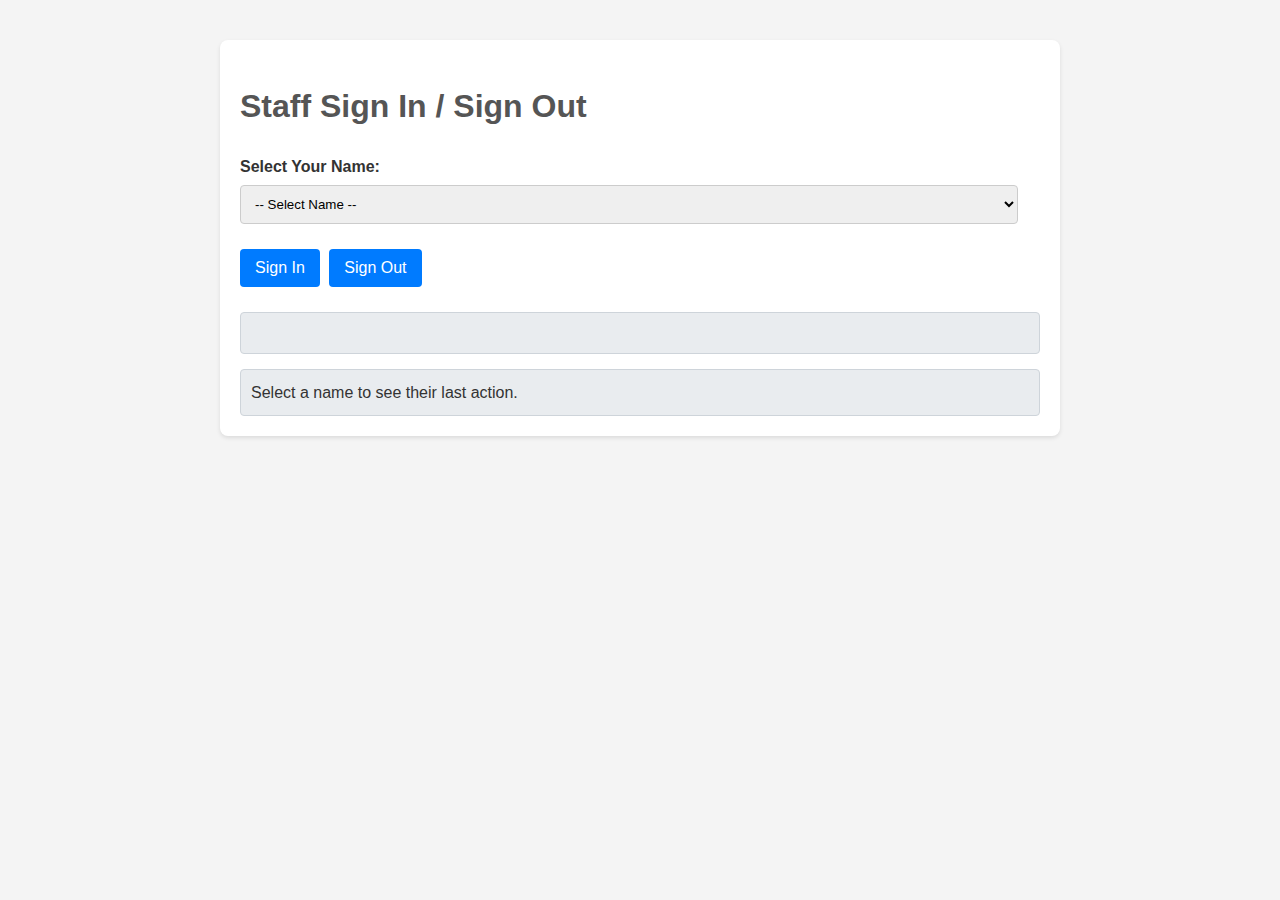
<file: docs/time_record/index.html>
<!DOCTYPE html>
<html lang="en">
<head>
    <meta charset="UTF-8">
    <meta name="viewport" content="width=device-width, initial-scale=1.0">
    <title>Staff Sign In/Out</title>
    <link rel="stylesheet" href="style.css">
</head>
<body>

    <div class="container">
        <h1>Staff Sign In / Sign Out</h1>

        <div class="form-group">
            <label for="staffSelect">Select Your Name:</label>
            <select id="staffSelect">
                <option value="">-- Select Name --</option>
                </select>
        </div>

        <div class="button-group">
            <button id="signInBtn">Sign In</button>
            <button id="signOutBtn">Sign Out</button>
        </div>

        <div id="statusMessage" class="status"></div>
        <div id="lastAction" class="status"></div>

    </div>

    <script src="staff.js"></script>
</body>
</html>
</file>
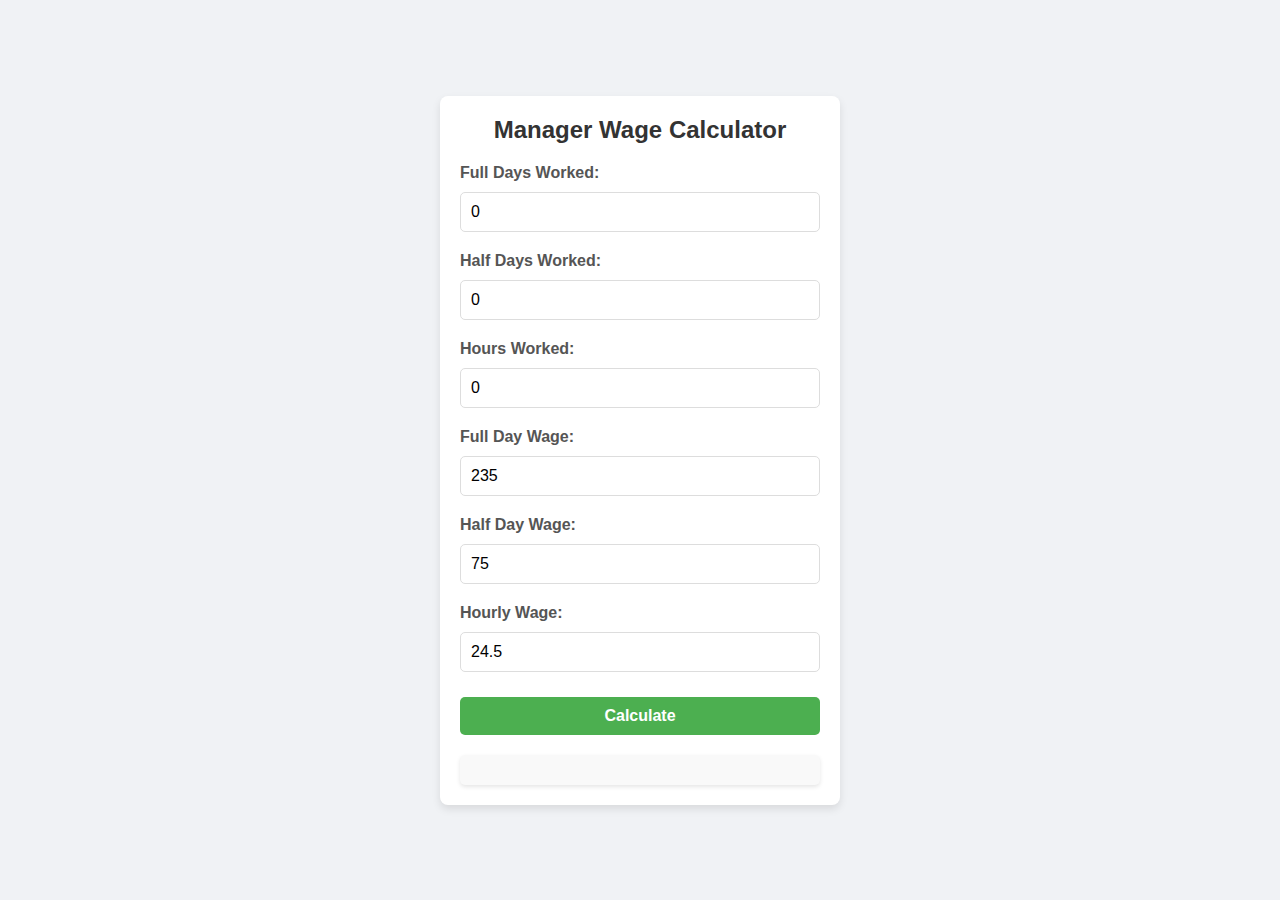
<file: docs/index1.html>
<!DOCTYPE html>
<html lang="en">
<head>
    <meta charset="UTF-8">
    <meta name="viewport" content="width=device-width, initial-scale=1.0">
    <title>Manager Wage Calculator</title>
    <style>
        /* Basic Reset */
        * {
            margin: 0;
            padding: 0;
            box-sizing: border-box;
            font-family: Arial, sans-serif;
        }

        /* Body Styling */
        body {
            display: flex;
            justify-content: center;
            align-items: center;
            min-height: 100vh;
            background-color: #f0f2f5;
            padding: 20px;
        }

        /* Container Styling */
        .container {
            width: 100%;
            max-width: 400px;
            padding: 20px;
            background-color: #ffffff;
            border-radius: 8px;
            box-shadow: 0 4px 8px rgba(0, 0, 0, 0.1);
            text-align: center;
        }

        /* Title Styling */
        h1 {
            font-size: 24px;
            margin-bottom: 20px;
            color: #333;
        }

        /* Label Styling */
        label {
            font-weight: bold;
            color: #555;
            display: block;
            margin: 15px 0 5px;
            text-align: left;
        }

        /* Input Styling */
        input[type="number"] {
            width: 100%;
            padding: 10px;
            margin: 5px 0;
            border: 1px solid #ddd;
            border-radius: 5px;
            font-size: 16px;
        }

        /* Button Styling */
        #calculate-button {
            width: 100%;
            padding: 10px;
            background-color: #4CAF50;
            color: white;
            font-size: 16px;
            font-weight: bold;
            border: none;
            border-radius: 5px;
            cursor: pointer;
            margin-top: 20px;
            transition: background-color 0.3s;
        }

        #calculate-button:hover {
            background-color: #45a049;
        }

        /* Results Section */
        #results {
            margin-top: 20px;
            padding: 15px;
            background-color: #f9f9f9;
            border-radius: 5px;
            box-shadow: 0 2px 4px rgba(0, 0, 0, 0.1);
        }

        #results h2 {
            font-size: 20px;
            color: #333;
            margin-bottom: 10px;
        }

        #results p {
            font-size: 16px;
            color: #555;
        }
    </style>
</head>
<body>
    <div class="container">
        <h1>Manager Wage Calculator</h1>
        <form id="calculator-form">
            <label for="full_days">Full Days Worked:</label>
            <input type="number" id="full_days" name="full_days" min="0" max="7" value="0">

            <label for="half_days">Half Days Worked:</label>
            <input type="number" id="half_days" name="half_days" min="0" max="7" value="0">

            <label for="hours_worked">Hours Worked:</label>
            <input type="number" id="hours_worked" name="hours_worked" min="0" max="15" step="any" value="0">

            <label for="full_wage">Full Day Wage:</label>
            <input type="number" id="full_wage" name="full_wage" value="235">

            <label for="half_wage">Half Day Wage:</label>
            <input type="number" id="half_wage" name="half_wage" value="75">

            <label for="hour_wage">Hourly Wage:</label>
            <input type="number" id="hour_wage" name="hour_wage" value="24.5">

            <input type="button" id="calculate-button" value="Calculate">
        </form>

        <div id="results"></div>
    </div>

    <script>
        document.getElementById('calculate-button').addEventListener('click', function() {
            // Get form values
            var fullDays = parseInt(document.getElementById('full_days').value);
            var halfDays = parseInt(document.getElementById('half_days').value);
            var hoursWorked = parseFloat(document.getElementById('hours_worked').value);
            var fullWage = parseFloat(document.getElementById('full_wage').value);
            var halfWage = parseFloat(document.getElementById('half_wage').value);
            var hourWage = parseFloat(document.getElementById('hour_wage').value);

            // Perform calculations
            var fullDayWage = fullDays * fullWage;
            var halfDayWage = halfDays * halfWage;
            var totalWage = fullDayWage + halfDayWage;
            var netPayment = totalWage - ((15 - hoursWorked) * hourWage);

            // Display results
            var resultsDiv = document.getElementById('results');
            resultsDiv.innerHTML = "<h2>Results</h2>" +
                                   "<p>Full Day Wage: $" + fullDayWage.toFixed(2) + "</p>" +
                                   "<p>Half Day Wage: $" + halfDayWage.toFixed(2) + "</p>" +
                                   "<p>Total Wage: $" + totalWage.toFixed(2) + "</p>" +
                                   "<p>Net Payment: $" + netPayment.toFixed(2) + "</p>";
        });
    </script>
</body>
</html>
</file>
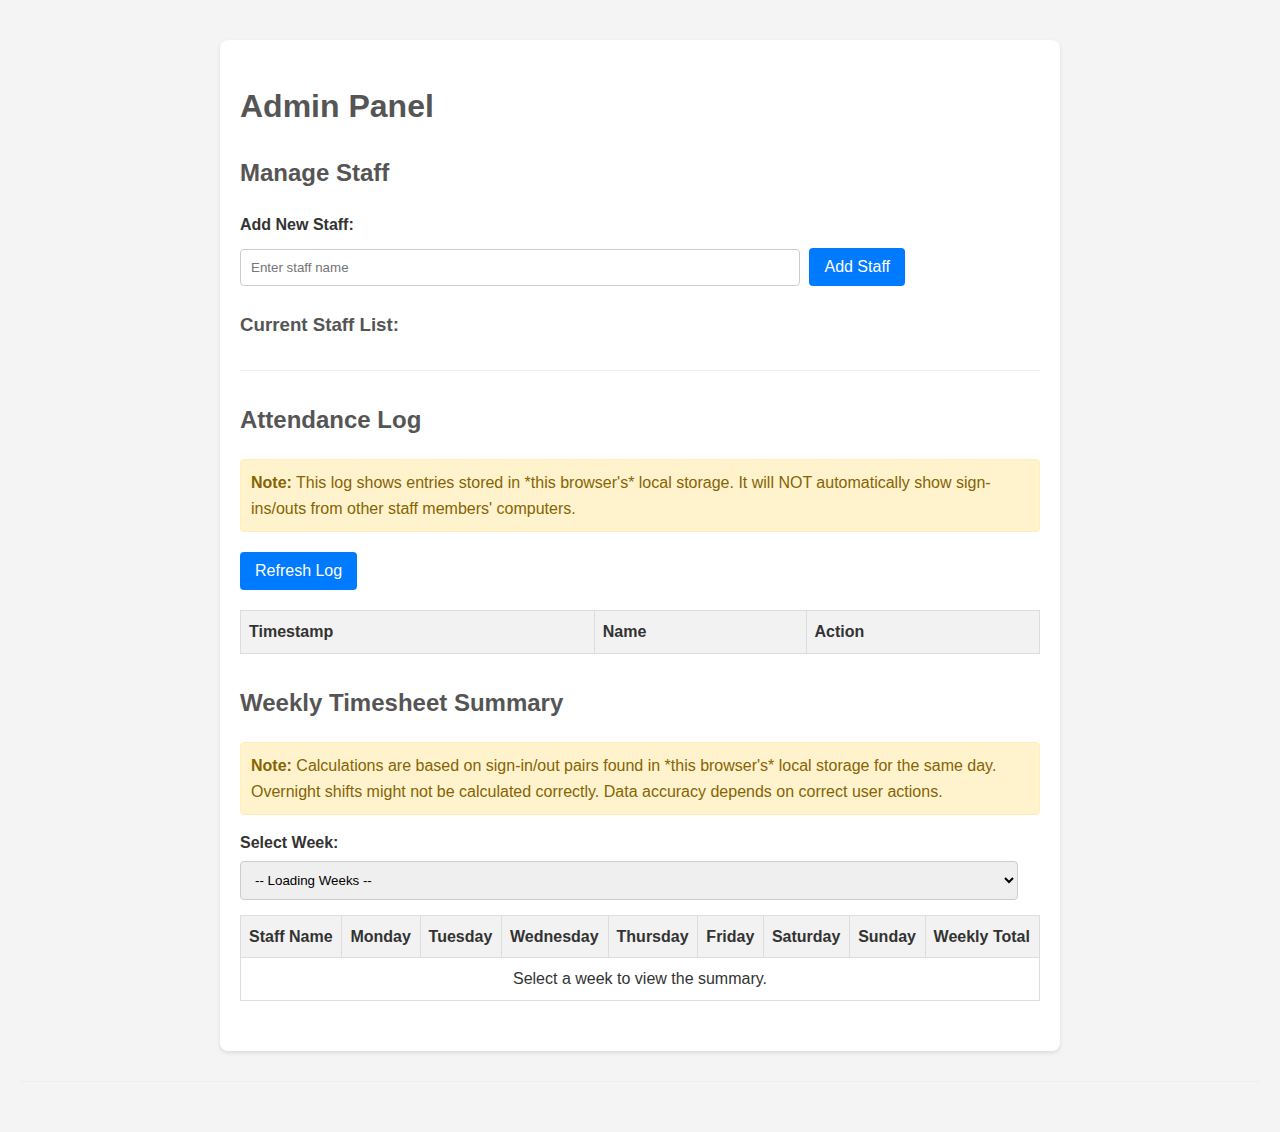
<file: docs/time_record/admin.html>
<!DOCTYPE html>
<html lang="en">
<head>
    <meta charset="UTF-8">
    <meta name="viewport" content="width=device-width, initial-scale=1.0">
    <title>Admin Panel</title>
    <link rel="stylesheet" href="style.css">
</head>
<body>

    <div class="container">
        <h1>Admin Panel</h1>

        <section class="admin-section">
            <h2>Manage Staff</h2>
            <div class="form-group">
                <label for="newStaffName">Add New Staff:</label>
                <input type="text" id="newStaffName" placeholder="Enter staff name">
                <button id="addStaffBtn">Add Staff</button>
            </div>
            <h3>Current Staff List:</h3>
            <ul id="staffList" class="item-list">
                </ul>
        </section>

        <hr>

        <section class="admin-section">
            <h2>Attendance Log</h2>
             <p class="warning">
                <strong>Note:</strong> This log shows entries stored in *this browser's* local storage.
                It will NOT automatically show sign-ins/outs from other staff members' computers.
            </p>
            <button id="refreshLogBtn">Refresh Log</button>
            <table id="attendanceLogTable">
                <thead>
                    <tr>
                        <th>Timestamp</th>
                        <th>Name</th>
                        <th>Action</th>
                    </tr>
                </thead>
                <tbody id="attendanceLogBody">
                    </tbody>
            </table>
        </section>

        <section class="admin-section">
            <h2>Weekly Timesheet Summary</h2>
            <p class="warning">
                <strong>Note:</strong> Calculations are based on sign-in/out pairs found in *this browser's* local storage for the same day. Overnight shifts might not be calculated correctly. Data accuracy depends on correct user actions.
            </p>
    
            <div class="form-group">
                <label for="weekSelector">Select Week:</label>
                <select id="weekSelector">
                    <option value="">-- Loading Weeks --</option>
                    </select>
            </div>
    
            <table id="timesheetSummaryTable">
                <thead>
                    <tr>
                        <th>Staff Name</th>
                        <th>Monday</th>
                        <th>Tuesday</th>
                        <th>Wednesday</th>
                        <th>Thursday</th>
                        <th>Friday</th>
                        <th>Saturday</th>
                        <th>Sunday</th>
                        <th>Weekly Total</th>
                    </tr>
                </thead>
                <tbody id="timesheetSummaryBody">
                    <tr><td colspan="9" style="text-align: center;">Select a week to view the summary.</td></tr>
                </tbody>
            </table>
        </section>
    </div>

    <hr>

    

    <script src="admin.js"></script>
</body>
</html>
</file>
<file: docs/time_record/style.css>
body {
    font-family: sans-serif;
    line-height: 1.6;
    margin: 0;
    padding: 20px;
    background-color: #f4f4f4;
    color: #333;
}

.container {
    max-width: 800px;
    margin: 20px auto;
    padding: 20px;
    background-color: #fff;
    border-radius: 8px;
    box-shadow: 0 2px 4px rgba(0, 0, 0, 0.1);
}

h1, h2, h3 {
    color: #555;
}

hr {
    margin: 30px 0;
    border: 0;
    border-top: 1px solid #eee;
}

.form-group {
    margin-bottom: 15px;
}

.form-group label {
    display: block;
    margin-bottom: 5px;
    font-weight: bold;
}

.form-group select,
.form-group input[type="text"] {
    width: calc(100% - 22px); /* Adjust for padding/border */
    padding: 10px;
    border: 1px solid #ccc;
    border-radius: 4px;
    margin-right: 5px; /* Space before button */
}

.form-group input[type="text"] {
     width: calc(70% - 22px); /* Make input smaller */
}


button {
    padding: 10px 15px;
    background-color: #007bff;
    color: white;
    border: none;
    border-radius: 4px;
    cursor: pointer;
    font-size: 1em;
    margin: 5px 5px 5px 0; /* Add some margin around buttons */
    transition: background-color 0.2s ease;
}

button:hover {
    background-color: #0056b3;
}

.danger-btn {
     background-color: #dc3545;
}
.danger-btn:hover {
    background-color: #c82333;
}


.button-group {
    margin-top: 20px;
    margin-bottom: 20px;
}

.status {
    margin-top: 15px;
    padding: 10px;
    background-color: #e9ecef;
    border: 1px solid #ced4da;
    border-radius: 4px;
    min-height: 20px;
}

.admin-section {
    margin-bottom: 30px;
}

.item-list {
    list-style: none;
    padding: 0;
}

.item-list li {
    padding: 8px;
    border-bottom: 1px solid #eee;
    display: flex;
    justify-content: space-between;
    align-items: center;
}
.item-list li:last-child {
    border-bottom: none;
}

.item-list button {
    padding: 5px 8px;
    font-size: 0.8em;
    background-color: #6c757d;
}
.item-list button:hover {
     background-color: #5a6268;
}


table {
    width: 100%;
    border-collapse: collapse;
    margin-top: 15px;
}

th, td {
    border: 1px solid #ddd;
    padding: 8px;
    text-align: left;
}

th {
    background-color: #f2f2f2;
}

tbody tr:nth-child(even) {
    background-color: #f9f9f9;
}

.warning {
    background-color: #fff3cd;
    color: #856404;
    border: 1px solid #ffeeba;
    padding: 10px;
    border-radius: 4px;
    margin-bottom: 15px;
}
</file>
